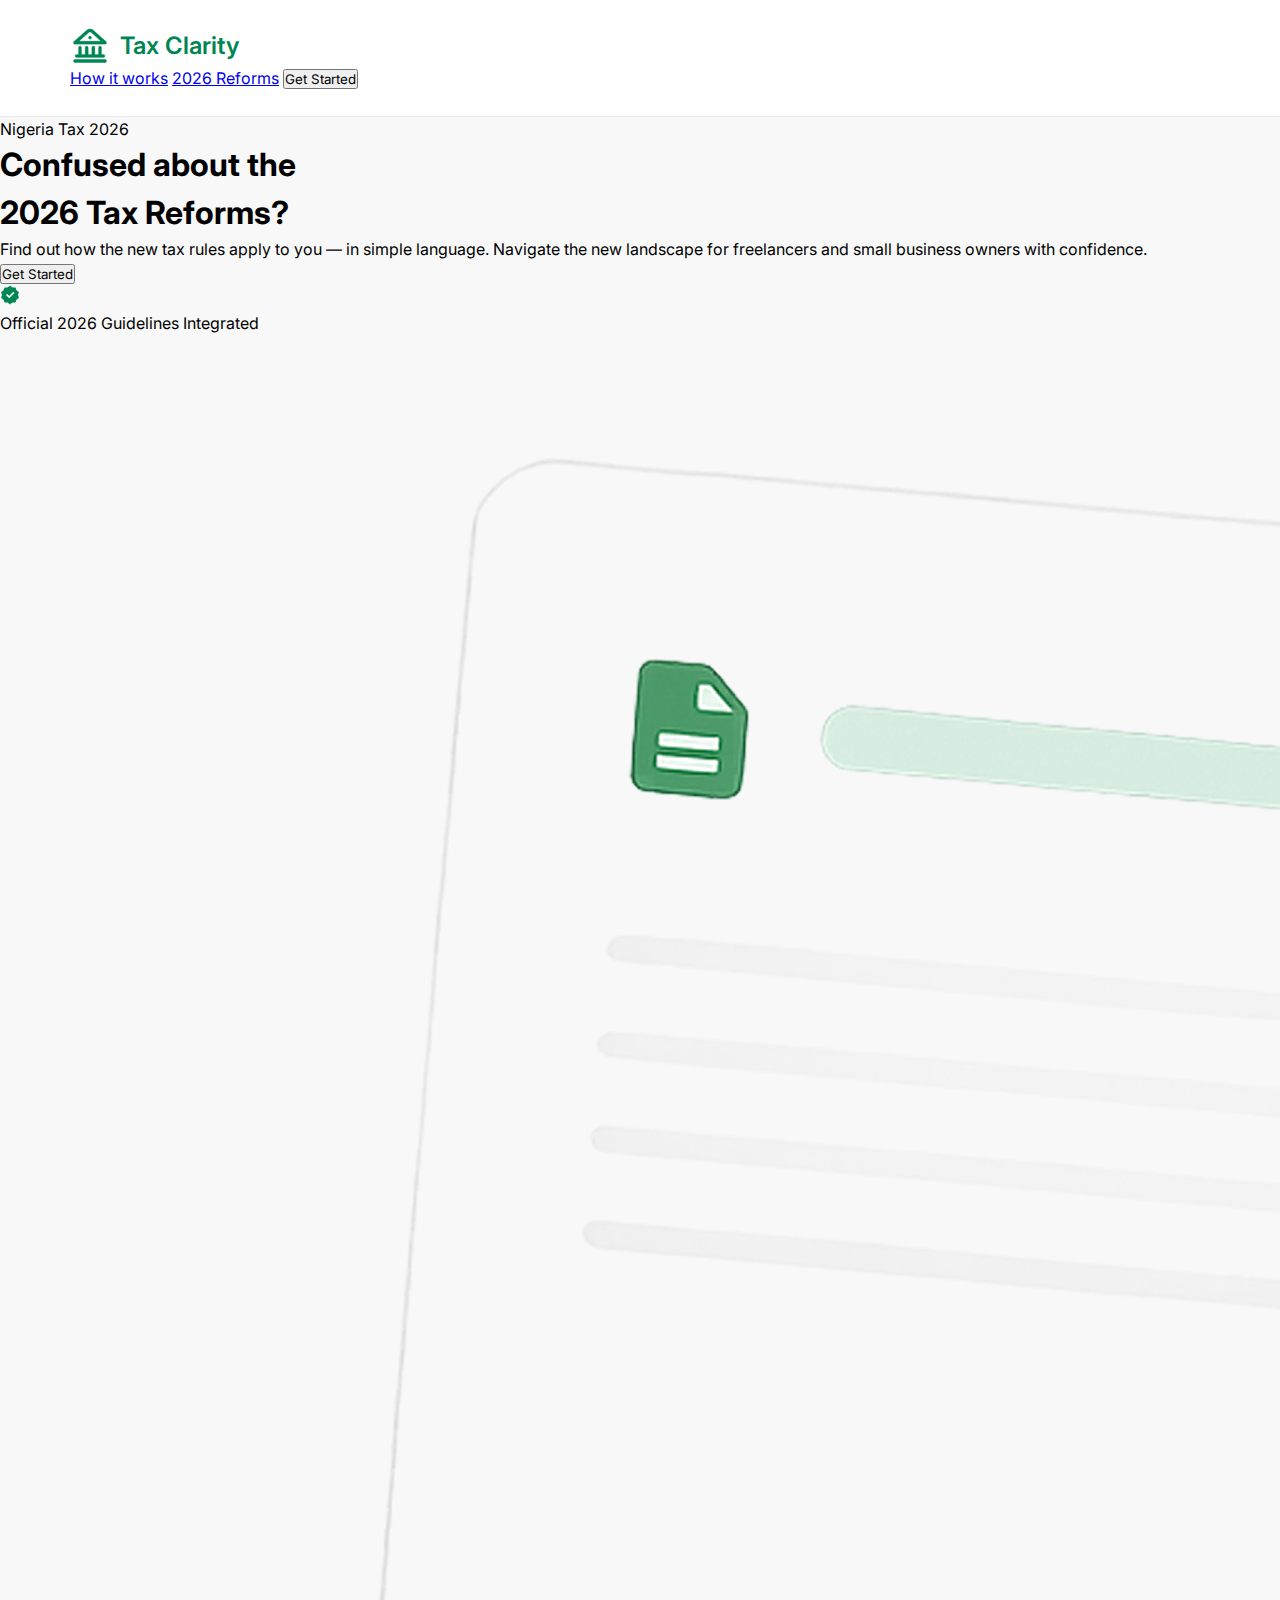
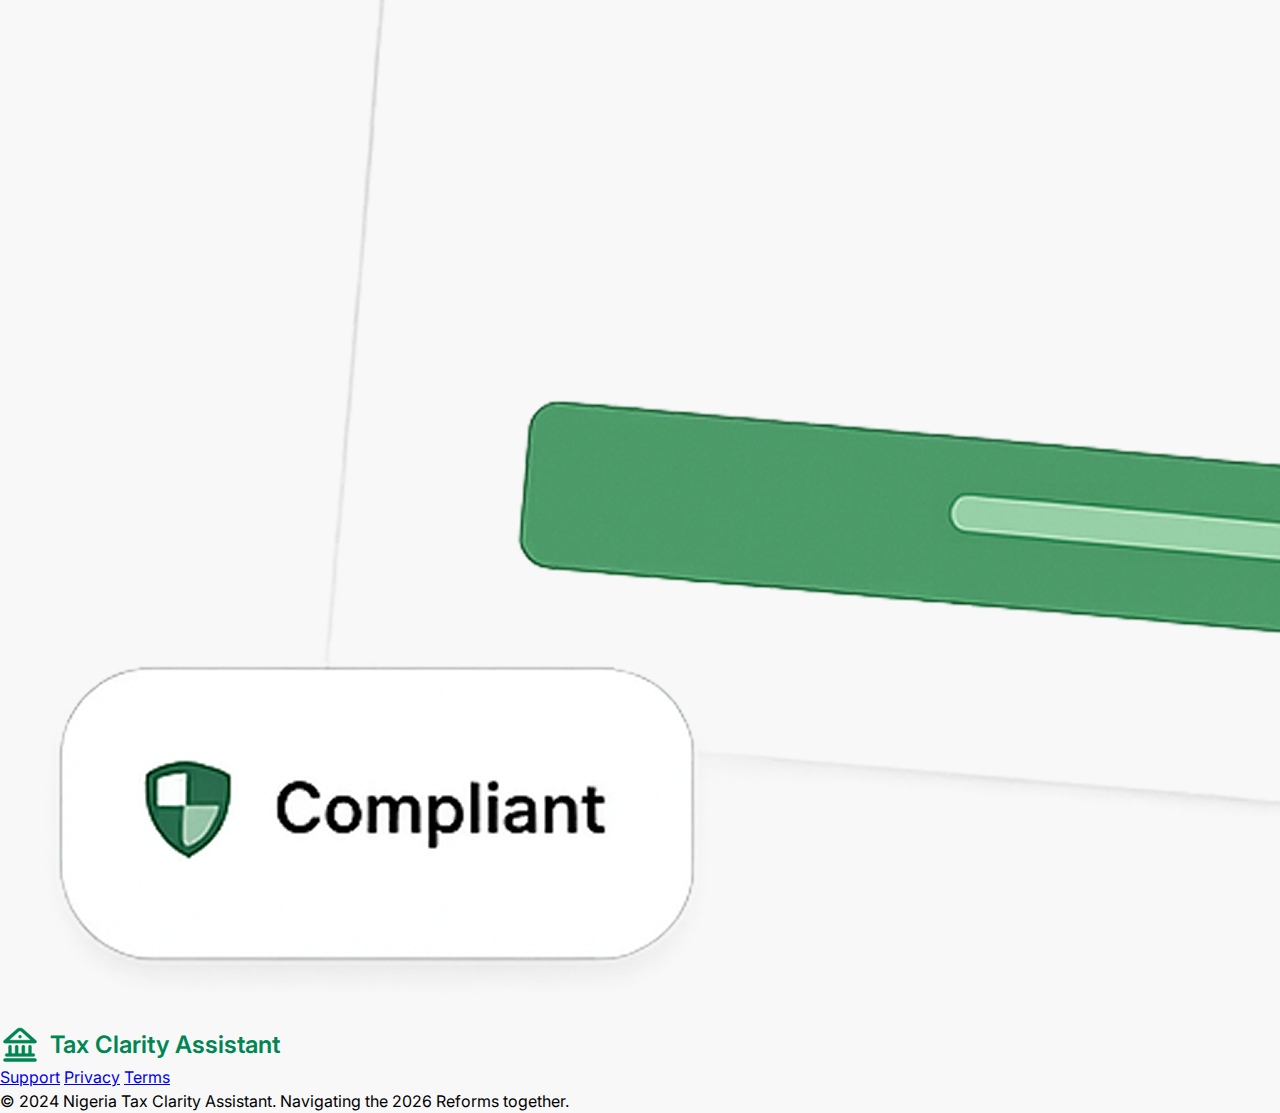
<file: index.html>
<!doctype html>
<html lang="en">
  <head>
    <link rel="preconnect" href="https://fonts.googleapis.com" />
    <link rel="preconnect" href="https://fonts.gstatic.com" crossorigin />
    <meta charset="UTF-8" />
    <meta name="viewport" content="width=device-width, initial-scale=1.0" />
    <title>Tax Clarity | Step 3</title>
    <link
      href="https://fonts.googleapis.com/css2?family=Bitter:ital,wght@0,100..900;1,100..900&family=Crimson+Text:ital,wght@0,400;0,600;0,700;1,400;1,600;1,700&family=Inter:ital,opsz,wght@0,14..32,100..900;1,14..32,100..900&display=swap"
      rel="stylesheet"
    />
    <link
      rel="apple-touch-icon"
      sizes="180x180"
      href="./favicon_io/apple-touch-icon.png"
    />
    <link
      rel="icon"
      type="image/png"
      sizes="32x32"
      href="./favicon_io/favicon-32x32.png"
    />
    <link
      rel="icon"
      type="image/png"
      sizes="16x16"
      href="./favicon_io/favicon-16x16.png"
    />
    <link rel="manifest" href="./favicon_io/site.webmanifest" />
    <!-- CSS file -->
    <link rel="stylesheet" href="css/base.css" />
    <link rel="stylesheet" href="css/components.css" />
    <link rel="stylesheet" href="css/layout.css" />
  </head>

  <body id="landing-page-body">
    <!-- Header -->
    <header class="header">
      <div class="head-wrapper">
        <div class="logo">
          <img src="./assets/logo.png" alt="logo" />
          <p>Tax Clarity</p>
        </div>

        <div class="left-links">
          <a href="#">How it works</a>
          <a href="#">2026 Reforms</a>
          <button class="get-started">Get Started</button>
        </div>
      </div>
    </header>

    <main class="hero-section">
      <div class="first-hero-container">
        <span class="badge">
          <span class="circle-dot"></span>
          <p>Nigeria Tax 2026</p>
        </span>

        <h1>
          Confused about the <br />
          2026 Tax Reforms?
        </h1>

        <p class="hero-text">
          Find out how the new tax rules apply to you — in simple language.
          Navigate the new landscape for freelancers and small business owners
          with confidence.
        </p>

        <div class="cta-section">
          <button class="get-started cta">Get Started</button>
          <div class="trust-writeup">
            <img
              src="./assets/design-check.png"
              width="20px"
              height="'20px"
              alt="check icon"
            />
            <p>Official 2026 Guidelines Integrated</p>
          </div>
        </div>
      </div>

      <div class="image-section">
        <div>
          <img src="./assets/hero-image.png" alt="hero image" />
        </div>
      </div>
    </main>

    <footer class="landing-page-footer">
        <div class="landing-page-footer-flex">
            <div class="logo footer-logo">
                <img src="./assets/logo.png" alt="logo" />
                <p>Tax Clarity Assistant</p>
            </div>

            <div class="footer-links">
                <a href="#">Support</a>
                <a href="#">Privacy</a>
                <a href="#">Terms</a>
            </div>


            <div>
                <p>© 2024 Nigeria Tax Clarity Assistant. Navigating the 2026 Reforms together.</p>
            </div>
        </div>
    </footer>
    <script src="./js/app.js"></script>
  </body>
</html>
</file>
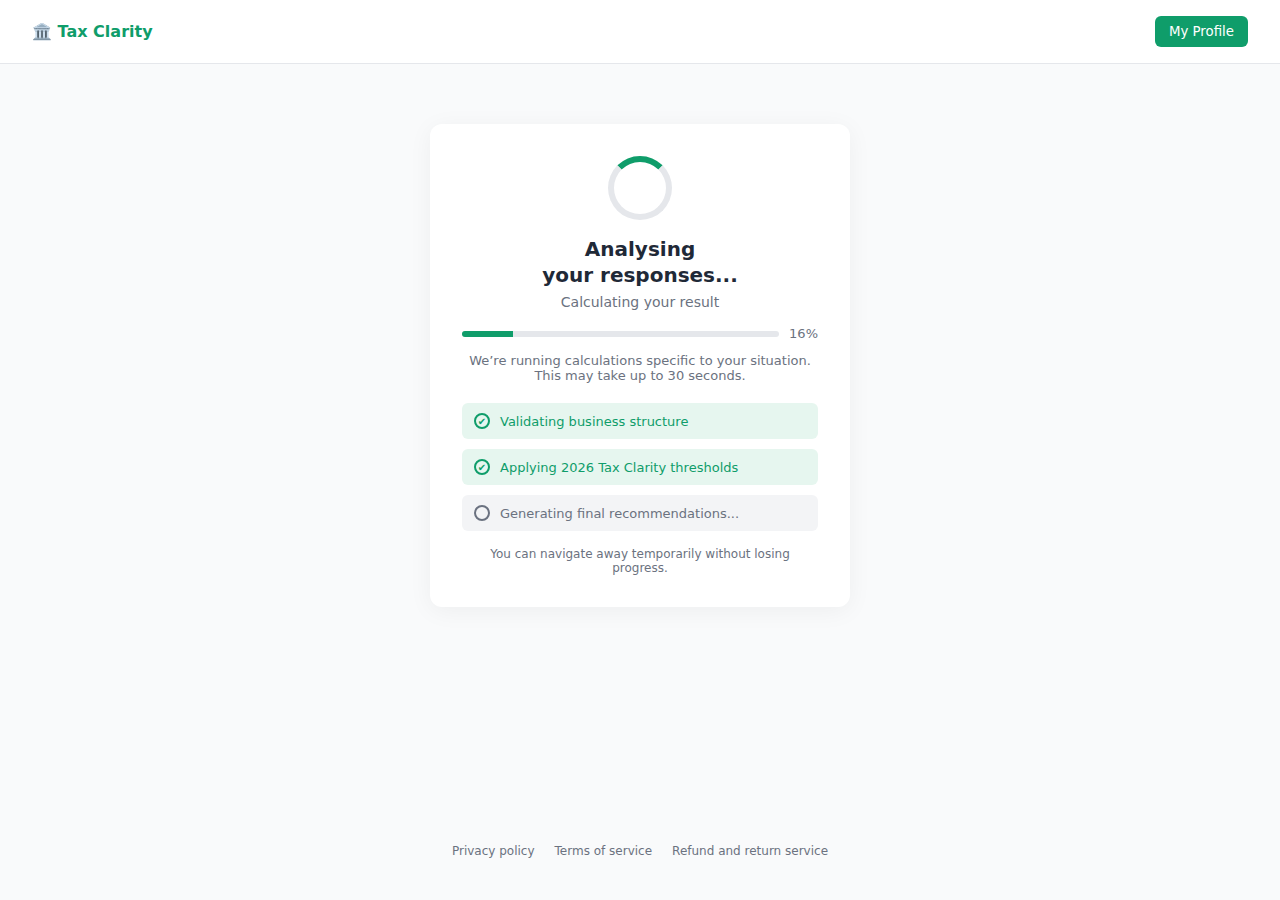
<file: Index2.html>
<!DOCTYPE html>
<html lang="en">
<head>
  <meta charset="UTF-8" />
  <meta name="viewport" content="width=device-width, initial-scale=1.0" />
  <title>Analyzing your responses</title>

  <!-- Styles -->
  <link rel="stylesheet" href="css/index.css" />
  <link rel="stylesheet" href="css/index2.css" />
  <link rel="stylesheet" href="css/index3.css" />
</head>

<body>

  <!-- =========================
       Header
  ========================= -->
  <header class="header">
    <div class="logo">
      🏛️ <span>Tax Clarity</span>
    </div>
    <button class="profile-btn">My Profile</button>
  </header>

  <!-- =========================
       Main Content
  ========================= -->
  <main>
    <section class="card" aria-live="polite">

      <!-- Loader -->
      <div class="spinner" aria-hidden="true"></div>

      <!-- Title -->
      <h2>
        Analysing<br />
        your responses...
      </h2>

      <p class="subtitle">Calculating your result</p>

      <!-- Progress -->
      <div class="progress-wrapper">
        <div class="progress-bar">
          <div class="progress"></div>
        </div>
        <span class="progress-text">60%</span>
      </div>

      <!-- Description -->
      <p class="note">
        We’re running calculations specific to your situation.
        This may take up to 30 seconds.
      </p>

      <!-- Checklist -->
      <div class="steps">
        <div class="step done">
          <span class="icon">✔</span>
          <span>Validating business structure</span>
        </div>

        <div class="step done">
          <span class="icon">✔</span>
          <span>Applying 2026 Tax Clarity thresholds</span>
        </div>

        <div class="step pending">
          <span class="icon"></span>
          <span>Generating final recommendations...</span>
        </div>
      </div>

      <!-- Helper -->
      <p class="small-note">
        You can navigate away temporarily without losing progress.
      </p>

    </section>
  </main>

  <!-- =========================
       Footer
  ========================= -->
  <footer class="footer">
    <a href="#">Privacy policy</a>
    <a href="#">Terms of service</a>
    <a href="#">Refund and return service</a>
  </footer>

  <!-- JavaScript -->
  <script src="app2.js"></script>

</body>
</html>
</file>
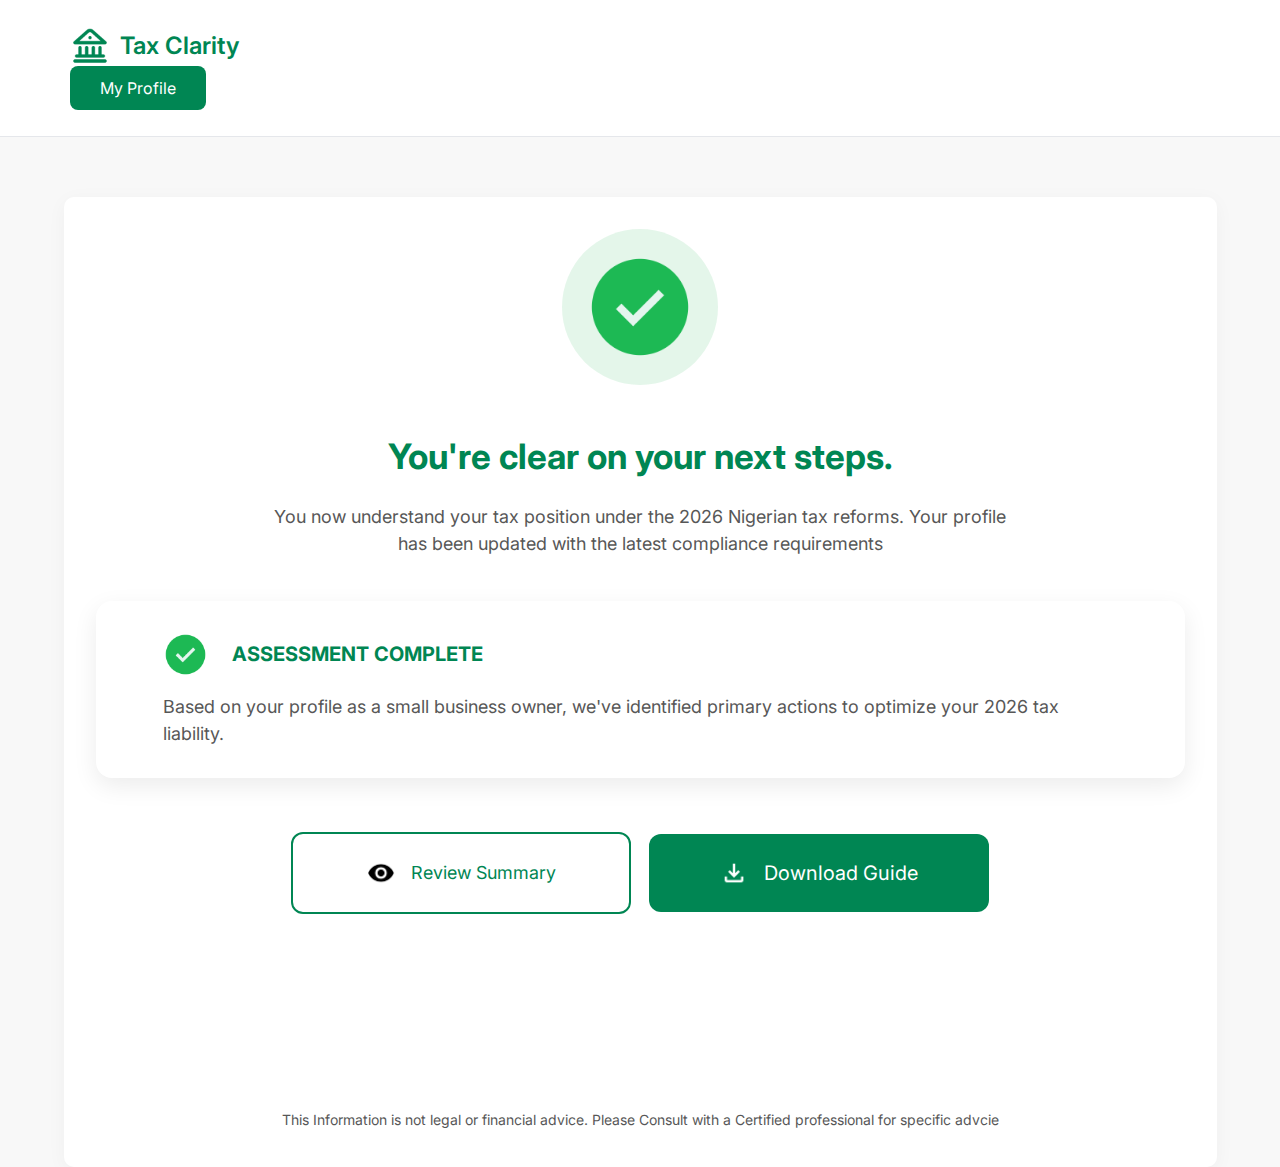
<file: result.html>
<!doctype html>
<html lang="en">
  <head>
    <link rel="preconnect" href="https://fonts.googleapis.com" />
    <link rel="preconnect" href="https://fonts.gstatic.com" crossorigin />
    <meta charset="UTF-8" />
    <meta name="viewport" content="width=device-width, initial-scale=1.0" />
    <title>Tax Clarity | Analyzing your responses</title>
    <link
      href="https://fonts.googleapis.com/css2?family=Bitter:ital,wght@0,100..900;1,100..900&family=Crimson+Text:ital,wght@0,400;0,600;0,700;1,400;1,600;1,700&family=Inter:ital,opsz,wght@0,14..32,100..900;1,14..32,100..900&display=swap"
      rel="stylesheet"
    />
    <link
      rel="apple-touch-icon"
      sizes="180x180"
      href="./favicon_io/apple-touch-icon.png"
    />
    <link
      rel="icon"
      type="image/png"
      sizes="32x32"
      href="./favicon_io/favicon-32x32.png"
    />
    <link
      rel="icon"
      type="image/png"
      sizes="16x16"
      href="./favicon_io/favicon-16x16.png"
    />
    <link rel="manifest" href="./favicon_io/site.webmanifest" />
    <!-- Styles -->
    <link rel="stylesheet" href="css/base.css" />
    <link rel="stylesheet" href="css/components.css" />
    <link rel="stylesheet" href="css/result.css" />
  </head>

  <body>
    <header class="header">
    <div class="head-wrapper">
      <div class="logo">
        <img src="./assets/logo.png" alt="logo" />
        <p>Tax Clarity</p>
      </div>

      <button class="profile-btn">My Profile</button>
      </div>
    </header>

    <main class="container">
      <span class="success-icon-wrapper">
        <img
          src="./assets/light-check.png"
          height="110px"
          width="110px"
          alt="light success icon"
        />
      </span>

      <section class="info">
          <h2>You're clear on your next steps.</h2>
          
          <p>
              You now understand your tax position under the 2026 Nigerian tax
              reforms. Your profile has been updated with the latest compliance
              requirements
            </p>
        </section>

      <section class="assessment">
        <div>
          <img
            src="./assets/light-check.png"
            width="45px"
            height="45px"
            alt="light success icon"
          />
          <h4>Assessment Complete</h4>
        </div>
        <p>
          Based on your profile as a small business owner, we've identified
          primary actions to optimize your 2026 tax liability.
        </p>
      </section>

      <section class="action-buttons">
        <button>
          <img src="./assets/eye.png" alt="share icon" />
          <p>Review Summary</p>
        </button>
        <button>
          <img src="./assets/download.png" alt="share icon" />
          <p>Download Guide</p>
        </button>
      </section>

      <section class="meta-info">
        <p>This Information is not legal or financial advice. Please Consult with a Certified professional for specific advcie</p>
      </section>
    </main>

  </body>
</html>
</file>
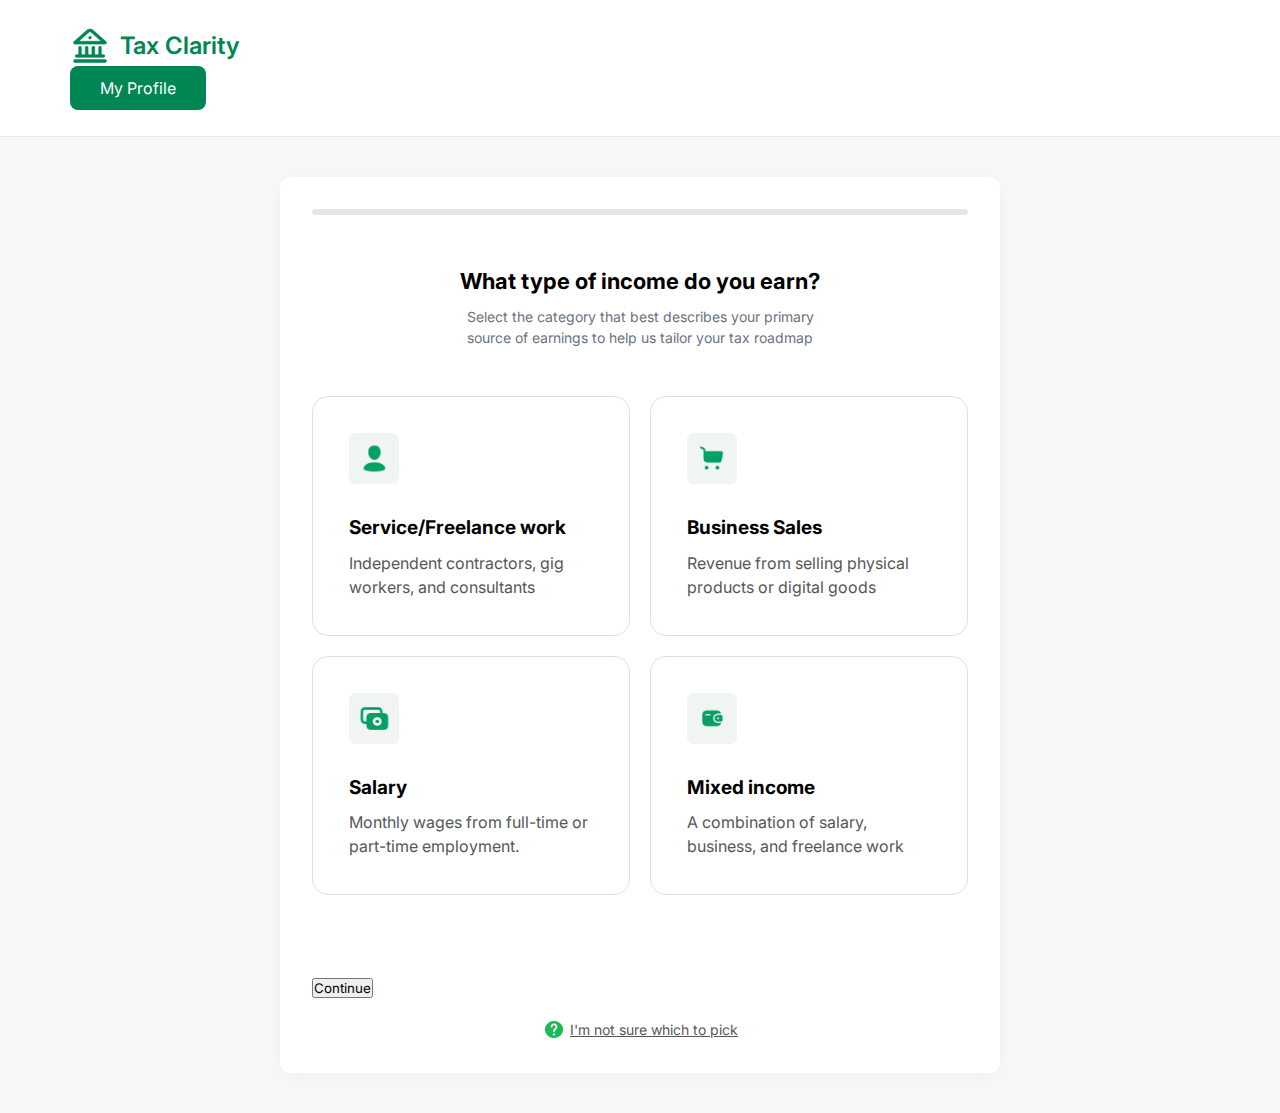
<file: step1.html>
<!DOCTYPE html>
<html lang="en">
  <head>
    <link rel="preconnect" href="https://fonts.googleapis.com" />
    <link rel="preconnect" href="https://fonts.gstatic.com" crossorigin />
    <meta charset="UTF-8" />
    <meta name="viewport" content="width=device-width, initial-scale=1.0" />
    <title>Tax Clarity | Step 2</title>
    <link
      href="https://fonts.googleapis.com/css2?family=Bitter:ital,wght@0,100..900;1,100..900&family=Crimson+Text:ital,wght@0,400;0,600;0,700;1,400;1,600;1,700&family=Inter:ital,opsz,wght@0,14..32,100..900;1,14..32,100..900&display=swap"
      rel="stylesheet"
    />
    <link
      rel="apple-touch-icon"
      sizes="180x180"
      href="./favicon_io/apple-touch-icon.png"
    />
    <link
      rel="icon"
      type="image/png"
      sizes="32x32"
      href="./favicon_io/favicon-32x32.png"
    />
    <link
      rel="icon"
      type="image/png"
      sizes="16x16"
      href="./favicon_io/favicon-16x16.png"
    />
    <link rel="manifest" href="./favicon_io/site.webmanifest" />
    <link rel="stylesheet" href="css/base.css" />
    <link rel="stylesheet" href="css/components.css" />
    <link rel="stylesheet" href="css/layout.css" />
  </head>
  <body>
    <header class="header">
                <div class="head-wrapper">
      <div class="logo">
        <img src="./assets/logo.png" alt="logo" />
        <p>Tax Clarity</p>
      </div>

      <button class="profile-btn">My Profile</button>
      </div>
    </header>

    <main class="container">
      <section class="progress-bar">
        <div class="step-desc">
          <p>Step 1 of 3</p>
          <p>30%</p>
        </div>

        <div class="progress-container">
          <div class="progress-1"></div>
        </div>

        <p class="step-type">Income Type Selection</p>
      </section>

      <section class="question-centered">
        <h2>What type of income do you earn?</h2>
        <p class="subtitle">
          Select the category that best describes your primary
          <br />
          source of earnings to help us tailor your tax roadmap
        </p>
      </section>

      <section class="cards-section">
        <div class="card-wrapper">
          <div class="cards" data-value="service">
            <img src="./assets/Frame 427319296 (3).png" alt="user icon" />
            <h2>Service/Freelance work</h2>
            <p>Independent contractors, gig workers, and consultants</p>
          </div>
          <div class="cards" data-value="business">
            <img src="./assets/Frame 427319296.png" alt="cart icon" />
            <h2>Business Sales</h2>
            <p>Revenue from selling physical products or digital goods</p>
          </div>
        </div>

        <div class="card-wrapper last-cards-section">
          <div class="cards" data-value="salary">
            <img src="./assets/Frame 427319296 (1).png" alt="money icon" />
            <h2>Salary</h2>
            <p>Monthly wages from full-time or part-time employment.</p>
          </div>
          <div class="cards" data-value="mixed">
            <img src="./assets/Frame 427319296 (2).png" alt="wallet icon" />
            <h2>Mixed income</h2>
            <p>A combination of salary, business, and freelance work</p>
          </div>
        </div>
      </section>

      <section class="last-section">
        <button class="continue-btn" id="step-one">Continue</button>
        <div class="help">
          <img src="./assets/question_mark.png" alt="question mark icon" />
          <a href="#">I'm not sure which to pick</a>
        </div>
      </section>
    </main>
    <script src="./js/app.js"></script>
  </body>
</html>
</file>
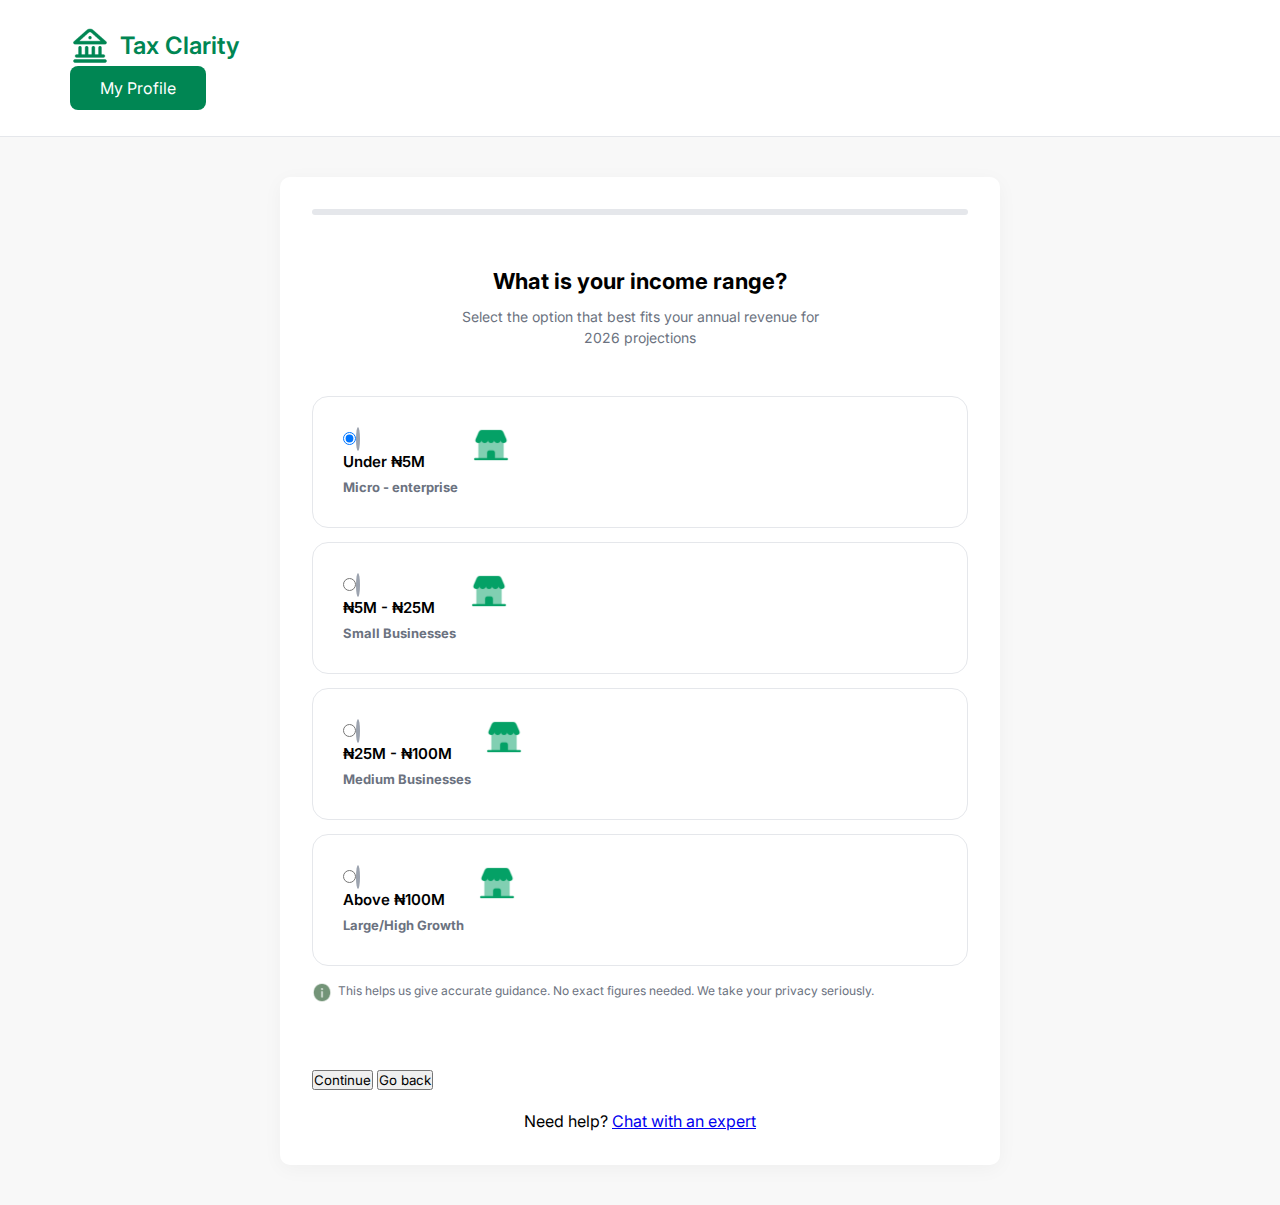
<file: step2.html>
<!DOCTYPE html>
<html lang="en">
  <head>
    <link rel="preconnect" href="https://fonts.googleapis.com" />
    <link rel="preconnect" href="https://fonts.gstatic.com" crossorigin />
    <meta charset="UTF-8" />
    <meta name="viewport" content="width=device-width, initial-scale=1.0" />
    <title>Tax Clarity | Step 2</title>
    <link
      href="https://fonts.googleapis.com/css2?family=Bitter:ital,wght@0,100..900;1,100..900&family=Crimson+Text:ital,wght@0,400;0,600;0,700;1,400;1,600;1,700&family=Inter:ital,opsz,wght@0,14..32,100..900;1,14..32,100..900&display=swap"
      rel="stylesheet"
    />
    <link
      rel="apple-touch-icon"
      sizes="180x180"
      href="./favicon_io/apple-touch-icon.png"
    />
    <link
      rel="icon"
      type="image/png"
      sizes="32x32"
      href="./favicon_io/favicon-32x32.png"
    />
    <link
      rel="icon"
      type="image/png"
      sizes="16x16"
      href="./favicon_io/favicon-16x16.png"
    />
    <link rel="manifest" href="./favicon_io/site.webmanifest" />
    <!-- CSS file -->
    <link rel="stylesheet" href="css/base.css" />
    <link rel="stylesheet" href="css/components.css" />
    <link rel="stylesheet" href="css/layout.css" />
  </head>

  <body>
    <!-- Header -->
    <header class="header">
                <div class="head-wrapper">
      <div class="logo">
        <img src="./assets/logo.png" alt="logo" />
        <p>Tax Clarity</p>
      </div>

      <button class="profile-btn">My Profile</button>
      </div>
    </header>

    <!-- Main Content -->
    <main class="container">
      <!-- Step info -->
      <section class="progress-bar">
        <div class="step-desc">
          <p>Step 2 0f 3</p>
          <p>60%</p>
        </div>

        <div class="progress-container">
          <div class="progress-2"></div>
        </div>

        <p class="step-type">Income Type Selection.</p>
      </section>

      <!-- Title -->
      <section class="question-centered">
        <h2>What is your income range?</h2>
        <p class="subtitle">
          Select the option that best fits your annual revenue for <br />
          2026 projections
        </p>
      </section>

      <section class="select-options">
        <!-- Option 1 -->

        <label class="option">
          <div class="flex-options">
            <input type="radio" name="revenue" value="under-5m" checked />
            <span class="radio"></span>
            <div class="option-content">
              <div class="option-title">Under ₦5M</div>
              <div class="option-desc">Micro - enterprise</div>
            </div>
          </div>
          <img
            src="./assets/house-icon.png"
            width="38px"
            height="35px"
            alt=""
          />
        </label>

        <!-- Option 2 -->
        <label class="option">
          <div class="flex-options">
            <input type="radio" name="revenue" value="5m-25m" />
            <span class="radio"></span>
            <div class="option-content">
              <div class="option-title">₦5M - ₦25M</div>
              <div class="option-desc">Small Businesses</div>
            </div>
          </div>
          <img
            src="./assets/house-icon.png"
            width="38px"
            height="35px"
            alt=""
          />
        </label>

        <!-- Option 3 -->
        <label class="option">
          <div class="flex-options">
            <input type="radio" name="revenue" value="25m-100m" />
            <span class="radio"></span>
            <div class="option-content">
              <div class="option-title">₦25M - ₦100M</div>
              <div class="option-desc">Medium Businesses</div>
            </div>
          </div>
          <img
            src="./assets/house-icon.png"
            width="38px"
            height="35px"
            alt=""
          />
        </label>

        <!-- Option 4 -->
        <label class="option">
          <div class="flex-options">
            <input type="radio" name="revenue" value="above-100m" />
            <span class="radio"></span>
            <div class="option-content">
              <div class="option-title">Above ₦100M</div>
              <div class="option-desc">Large/High Growth</div>
            </div>
          </div>
          <img
            src="./assets/house-icon.png"
            width="38px"
            height="35px"
            alt=""
          />
        </label>
      </section>

      <!-- Helper text -->
      <div class="helper">
        <img src="./assets/green-info.png" alt="info icon" />
        <p>
          This helps us give accurate guidance. No exact figures needed. We take
          your privacy seriously.
        </p>
      </div>

      <div class="action-btns">
        <button class="continue-btn" id="step-two">Continue</button>
        <button class="back-btn">Go back</button>
      </div>
      <div class="help">
        <span>Need help?</span>
        <a class="chat-help" href="#">Chat with an expert</a>
      </div>
    </main>

    <!-- JavaScript file -->
    <script src="./js/app.js"></script>
  </body>
</html>
</file>
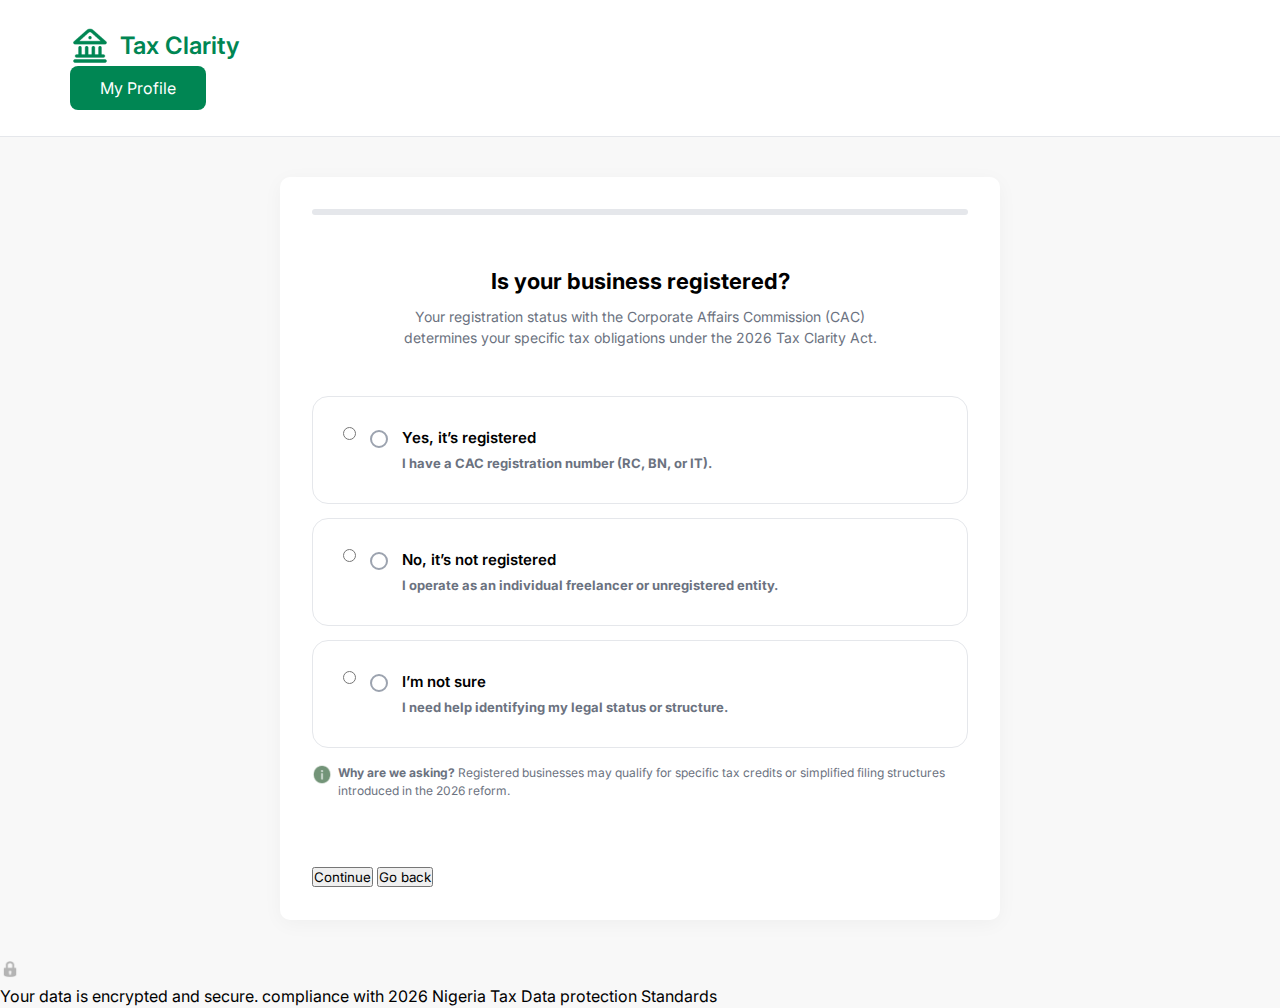
<file: step3.html>
<!DOCTYPE html>
<html lang="en">
  <head>
    <link rel="preconnect" href="https://fonts.googleapis.com" />
    <link rel="preconnect" href="https://fonts.gstatic.com" crossorigin />
    <meta charset="UTF-8" />
    <meta name="viewport" content="width=device-width, initial-scale=1.0" />
    <title>Tax Clarity | Step 3</title>
    <link
      href="https://fonts.googleapis.com/css2?family=Bitter:ital,wght@0,100..900;1,100..900&family=Crimson+Text:ital,wght@0,400;0,600;0,700;1,400;1,600;1,700&family=Inter:ital,opsz,wght@0,14..32,100..900;1,14..32,100..900&display=swap"
      rel="stylesheet"
    />
    <link
      rel="apple-touch-icon"
      sizes="180x180"
      href="./favicon_io/apple-touch-icon.png"
    />
    <link
      rel="icon"
      type="image/png"
      sizes="32x32"
      href="./favicon_io/favicon-32x32.png"
    />
    <link
      rel="icon"
      type="image/png"
      sizes="16x16"
      href="./favicon_io/favicon-16x16.png"
    />
    <link rel="manifest" href="./favicon_io/site.webmanifest" />
    <!-- CSS file -->
    <link rel="stylesheet" href="css/base.css" />
    <link rel="stylesheet" href="css/components.css" />
    <link rel="stylesheet" href="css/layout.css" />
  </head>

  <body>
    <!-- Header -->
    <header class="header">
              <div class="head-wrapper">
      <div class="logo">
        <img src="./assets/logo.png" alt="logo" />
        <p>Tax Clarity</p>
      </div>

      <button class="profile-btn">My Profile</button>
        </div>
    </header>

    <!-- Main Content -->
    <main class="container">
      <!-- Step info -->
      <section class="progress-bar">
        <div class="step-desc">
          <p>Step 3 of 3</p>
          <p>90%</p>
        </div>

        <div class="progress-container">
          <div class="progress-3"></div>
        </div>

        <p class="step-type">Almost there!, Your registration status is key.</p>
      </section>

      <!-- Title -->
      <section class="question-centered">
        <h2>Is your business registered?</h2>
        <p class="subtitle">
          Your registration status with the Corporate Affairs Commission (CAC)
          <br />
          determines your specific tax obligations under the 2026 Tax Clarity
          Act.
        </p>
      </section>

      <section class="select-options">
                  <!-- <div class="flex-options"> -->

        <!-- Options -->
        <label class="option left">
          <input type="radio" name="registered-confirm" value="registered" />
          <span class="radio"></span>
          <div class="option-content">
            <div class="option-title">Yes, it’s registered</div>
            <div class="option-desc">
              I have a CAC registration number (RC, BN, or IT).
            </div>
          </div>
          <!-- </div> -->
        </label>

        <label class="option left">
          <input type="radio" name="registered-confirm" value="not-registered" />
          <span class="radio"></span>
          <div class="option-content">
            <div class="option-title">No, it’s not registered</div>
            <div class="option-desc">
              I operate as an individual freelancer or unregistered entity.
            </div>
          </div>
        </label>

        <label class="option left">
          <input type="radio" name="registered-confirm" value="unsure" />
          <span class="radio"></span>
          <div class="option-content">
            <div class="option-title">I’m not sure</div>
            <div class="option-desc">
              I need help identifying my legal status or structure.
            </div>
          </div>
        </label>
      </section>

      <!-- Helper text -->
      <section class="helper">
        <img src="./assets/green-info.png" alt="info icon" />
        <p>
          <b>Why are we asking?</b> Registered businesses may qualify for
          specific tax credits or simplified filing structures introduced in the
          2026 reform.
        </p>
      </section>

      <section class="action-btns">
        <button class="continue-btn" id="step-three">Continue</button>
        <button class="back-btn">Go back</button>
      </section>

    </main>
    
    <footer class="step-3-footer">
      <img src="./assets/lock.png" width="20px" height="18px" alt="lock icon">
      <p class="footer-info">Your data is encrypted and secure. compliance with 2026 Nigeria Tax Data protection Standards</p>
    </footer>
    <!-- JavaScript file -->
    <script src="./js/app.js"></script>
  </body>
</html>
</file>
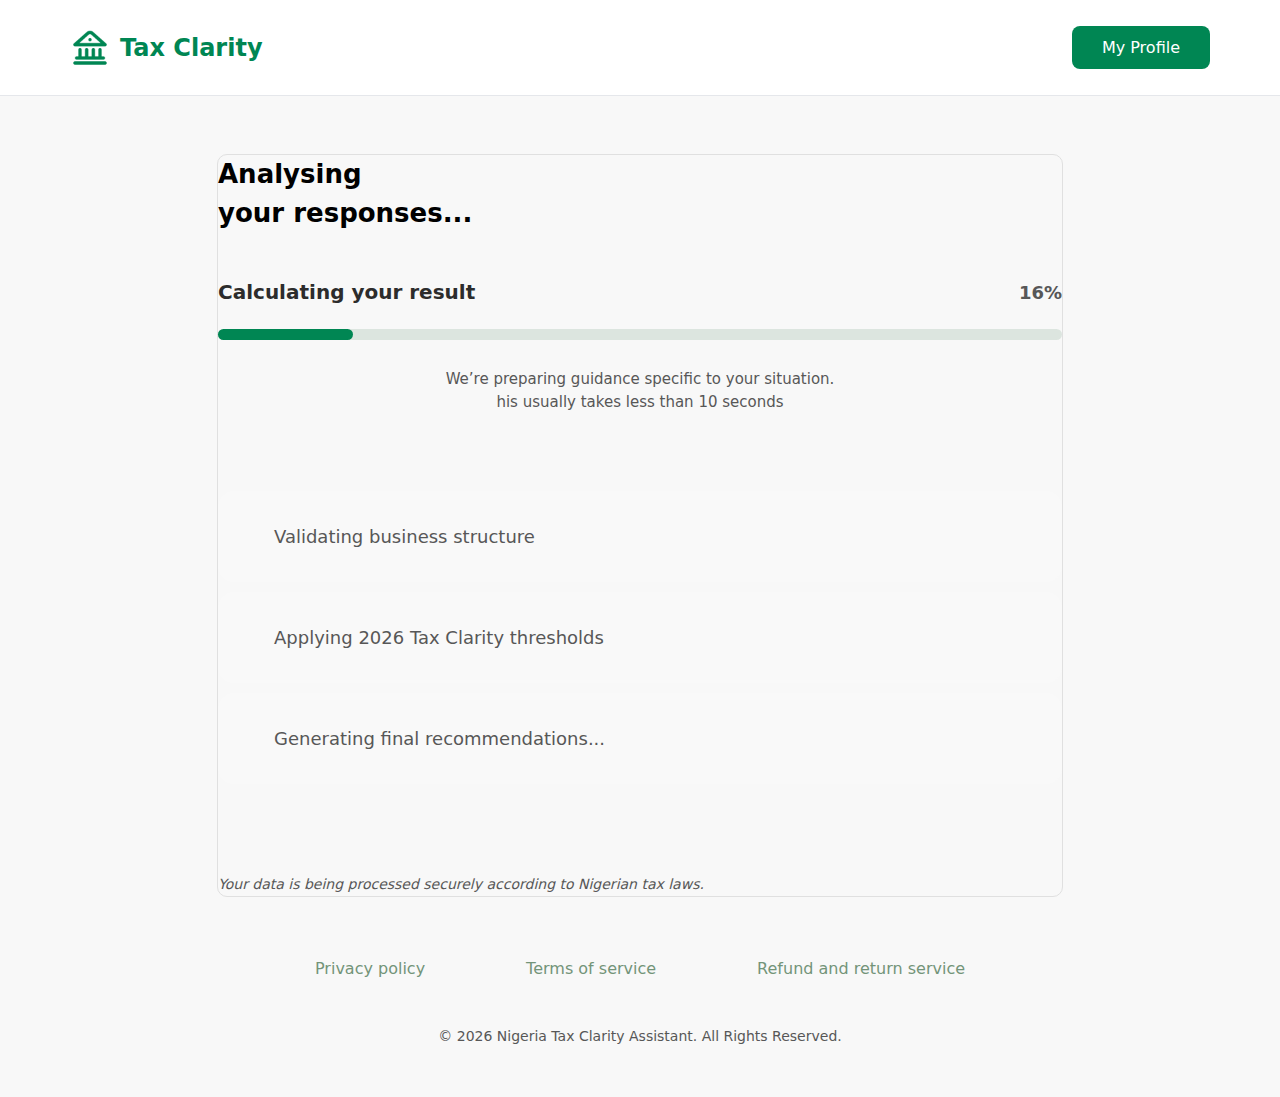
<file: step4.html>
<!doctype html>
<html lang="en">
  <head>
    <meta charset="UTF-8" />
    <meta name="viewport" content="width=device-width, initial-scale=1.0" />
    <title>Analyzing your responses</title>

    <!-- Styles -->
    <link rel="stylesheet" href="css/base.css" />
    <link rel="stylesheet" href="css/step4.css" />
    <link rel="stylesheet" href="css/layout.css" />
  </head>

  <body>
    <!-- =========================
       Header
  ========================= -->
    <header class="header">
      <div class="logo">
        <img class="logo" src="./assets/logo.png" alt="logo" />
        <p>Tax Clarity</p>
      </div>

      <button class="profile-btn">My Profile</button>
    </header>

    <!-- =========================
       Main Content
  ========================= -->
    <main class="container">
      <section class="analysis-card" aria-live="polite">
        <!-- Loader -->
        <div class="spinner" aria-hidden="true"></div>

        <!-- Title -->
        <h2>
          Analysing<br />
          your responses...
        </h2>


        <section>
          <div class="flex-result">
            <p class="subtitle">Calculating your result</p>
            <span class="progress-text">60%</span>
          </div>
          
          <!-- Progress -->
          <div class="progress-wrapper">
            <div class="progress-container">
              <div class="progress-green"></div>
            </div>
          </div>
          
          <!-- Description -->
          <p class="note">
            We’re preparing guidance specific to your situation. <br>
            his usually takes less than 10 seconds
          </p>
        </section>

        <!-- Checklist -->
        <section class="steps">
          <div class="step pending ">
            <div class="small-spinner" aria-hidden="true"></div>
            <img
              src="./assets/check-circle.png"
              height="30px"
              width="30px"
              class="success-icon hide"
              alt="check icon"
            />
            <span>Validating business structure</span>
          </div>

          <div class="step pending ">
            <div class="small-spinner" aria-hidden="true"></div>
            <img
              src="./assets/check-circle.png"
              height="30px"
              width="30px"
              class="success-icon hide"
              alt="check icon"
            />
            <span>Applying 2026 Tax Clarity thresholds</span>
          </div>

          <div class="step pending ">
            <div class="small-spinner" aria-hidden="true"></div>
            <img
              src="./assets/check-circle.png"
              height="30px"
              width="30px"
              class="success-icon hide"
              alt="check icon"
            />
            <span>Generating final recommendations...</span>
          </div>
        </section>

        <!-- Helper -->
        <i class="small-note">
          Your data is being  processed securely according to Nigerian tax laws.
        </i>
      </section>
    </main>

    <!-- =========================
       Footer
  ========================= -->
    <footer class="footer">
      <div class="footer-links">
        <a href="#">Privacy policy</a>
        <a href="#">Terms of service</a>
        <a href="#">Refund and return service</a>
      </div>
      <p>© 2026 Nigeria Tax Clarity Assistant. All Rights Reserved.</p>
    </footer>

    <!-- JavaScript -->
    <script src="./js/app2.js"></script>
  </body>
</html>
</file>
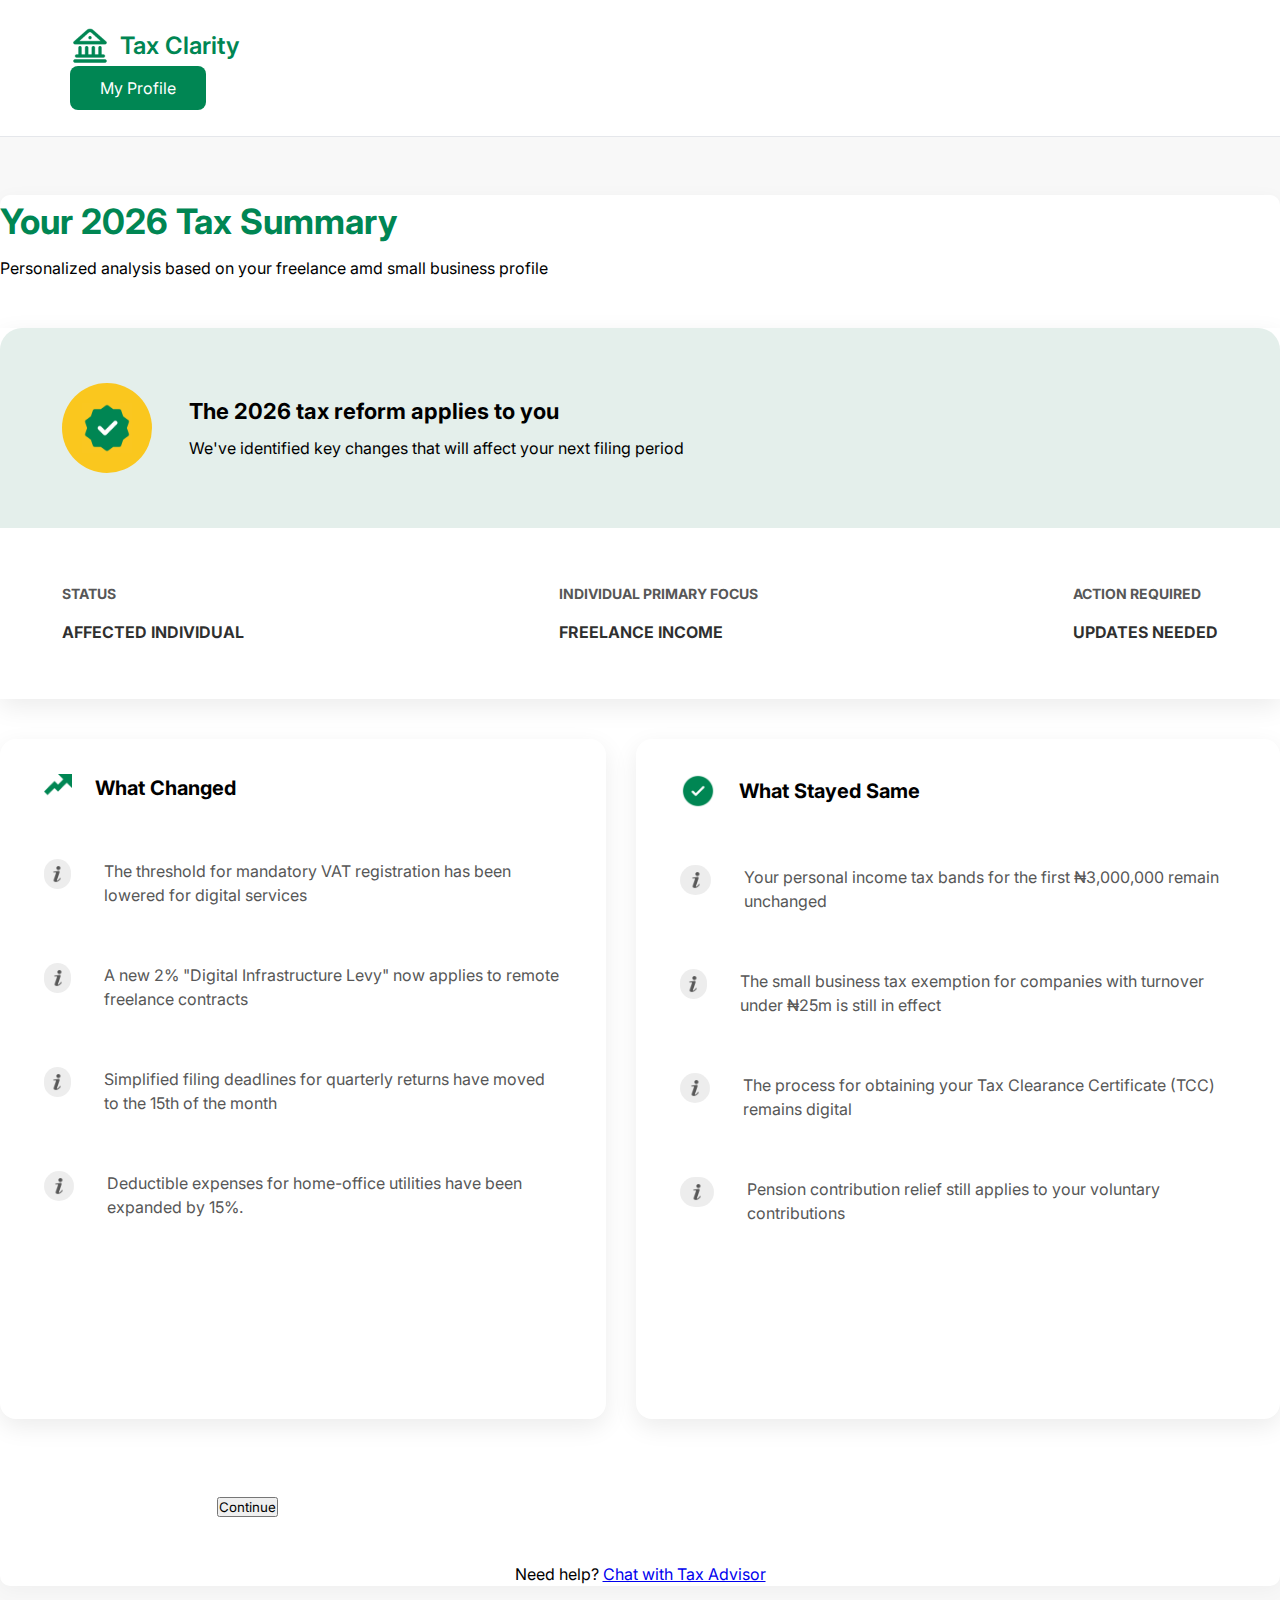
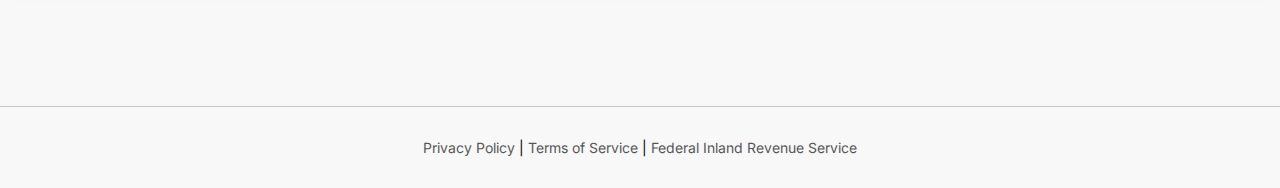
<file: step5.html>
<!DOCTYPE html>
<html lang="en">
  <head>
    <link rel="preconnect" href="https://fonts.googleapis.com" />
    <link rel="preconnect" href="https://fonts.gstatic.com" crossorigin />
    <meta charset="UTF-8" />
    <meta name="viewport" content="width=device-width, initial-scale=1.0" />
    <title>Tax Clarity | Tax Summary </title>
    <link
      href="https://fonts.googleapis.com/css2?family=Bitter:ital,wght@0,100..900;1,100..900&family=Crimson+Text:ital,wght@0,400;0,600;0,700;1,400;1,600;1,700&family=Inter:ital,opsz,wght@0,14..32,100..900;1,14..32,100..900&display=swap"
      rel="stylesheet"
    />
    <link
      rel="apple-touch-icon"
      sizes="180x180"
      href="./favicon_io/apple-touch-icon.png"
    />
    <link
      rel="icon"
      type="image/png"
      sizes="32x32"
      href="./favicon_io/favicon-32x32.png"
    />
    <link
      rel="icon"
      type="image/png"
      sizes="16x16"
      href="./favicon_io/favicon-16x16.png"
    />
    <link rel="manifest" href="./favicon_io/site.webmanifest" />
    <!-- Styles -->
    <link rel="stylesheet" href="css/base.css" />
    <link rel="stylesheet" href="css/components.css" />
    <link rel="stylesheet" href="css/step5.css" />
  </head>

  <body>

    <header class="header">
                <div class="head-wrapper">
      <div class="logo">
        <img src="./assets/logo.png" alt="logo" />
        <p>Tax Clarity</p>
      </div>

      <button class="profile-btn">My Profile</button>
      </div>
    </header>

    <main class="container">
        <h2>Your 2026 Tax Summary</h2>
        <p>Personalized analysis based on your freelance amd small business profile</p>

        <section class="header-card">
                <div class="summary-header">
                    <span class="yellow-bg">
                        <img src="./assets/design-check.png" alt="success logo">
                    </span>
                    <div>
                        <h2>The 2026 tax reform applies to you</h2>
                        <p>We've identified key changes that will affect your next filing period</p>
                    </div>
                </div>
                <div class="more-info">
                    <div>
                        <h4>Status</p>
                        <p>Affected Individual</p>
                    </div>
                    <div>
                        <h4>INDIVIDUAL PRIMARY FOCUS</p>
                        <p>Freelance Income</p>
                    </div>
                    <div>
                        <h4>ACTION REQUIRED</p>
                        <p>Updates Needed</p>
                    </div>
                </div>
        </section>

        <section class="details-section">
            <div class="left-container">
                <div class="heading">
                    <img width="28px" height="28px" src="./assets/arrow-icon.png" alt="arrow icon">
                    <h4>What Changed</h4>
                </div>

                <div>
                    <span class="gray-wrapper">
                        <img src="./assets/gray-info.png" alt="info icon">
                    </span>
                    <p>The threshold for mandatory VAT registration has been lowered for digital services</p>
                </div>
                <div>
                    <span class="gray-wrapper">
                        <img src="./assets/gray-info.png" alt="info icon">
                    </span>
                    <p>A new 2% "Digital Infrastructure Levy" now applies to remote freelance contracts</p>
                </div>
                <div>
                    <span class="gray-wrapper">
                        <img src="./assets/gray-info.png" alt="info icon">
                    </span>
                    <p>Simplified filing deadlines for quarterly returns have moved to the 15th of the month</p>
                </div>
                <div>
                    <span class="gray-wrapper">
                        <img src="./assets/gray-info.png" alt="info icon">
                    </span>
                    <p>Deductible expenses for home-office utilities have been expanded by 15%.</p>
                </div>
            </div>

            <div class="right-container">
                 <div class="heading">
                    <img src="./assets/check-circle.png" width="36px" height="36px" alt="check circle">
                    <h4>What Stayed Same</h4>
                </div>

                <div>
                    <span class="gray-wrapper">
                        <img src="./assets/gray-info.png" alt="info icon">
                    </span>
                    <p>Your personal income tax bands for the first ₦3,000,000 remain unchanged</p>
                </div>
                <div>
                    <span class="gray-wrapper">
                        <img src="./assets/gray-info.png" alt="info icon">
                    </span>
                    <p>The small business tax exemption for companies with turnover under ₦25m is still in effect</p>
                </div>
                <div>
                    <span class="gray-wrapper">
                        <img src="./assets/gray-info.png" alt="info icon">
                    </span>
                    <p>The process for obtaining your Tax Clearance Certificate (TCC) remains digital</p>
                </div>
                <div>
                    <span class="gray-wrapper">
                        <img src="./assets/gray-info.png" alt="info icon">
                    </span>
                    <p>Pension contribution relief still applies to your voluntary contributions</p>
                </div>
            </div>
        </section>

        <section class="action-section">
            <button class="continue-btn" id="step-five">Continue</button>
            <div class="help">
        <span>Need help?</span>
        <a class="chat-help" href="#">Chat with Tax Advisor</a>
      </div>
        </section>
    </main>

    <footer>
        <a href="#">Privacy Policy</a> |
        <a href="#">Terms of Service</a> |
        <a href="#">Federal Inland Revenue Service</a>
    </footer>

    <script src="./js/app.js"></script>
</body>
</html>
</file>
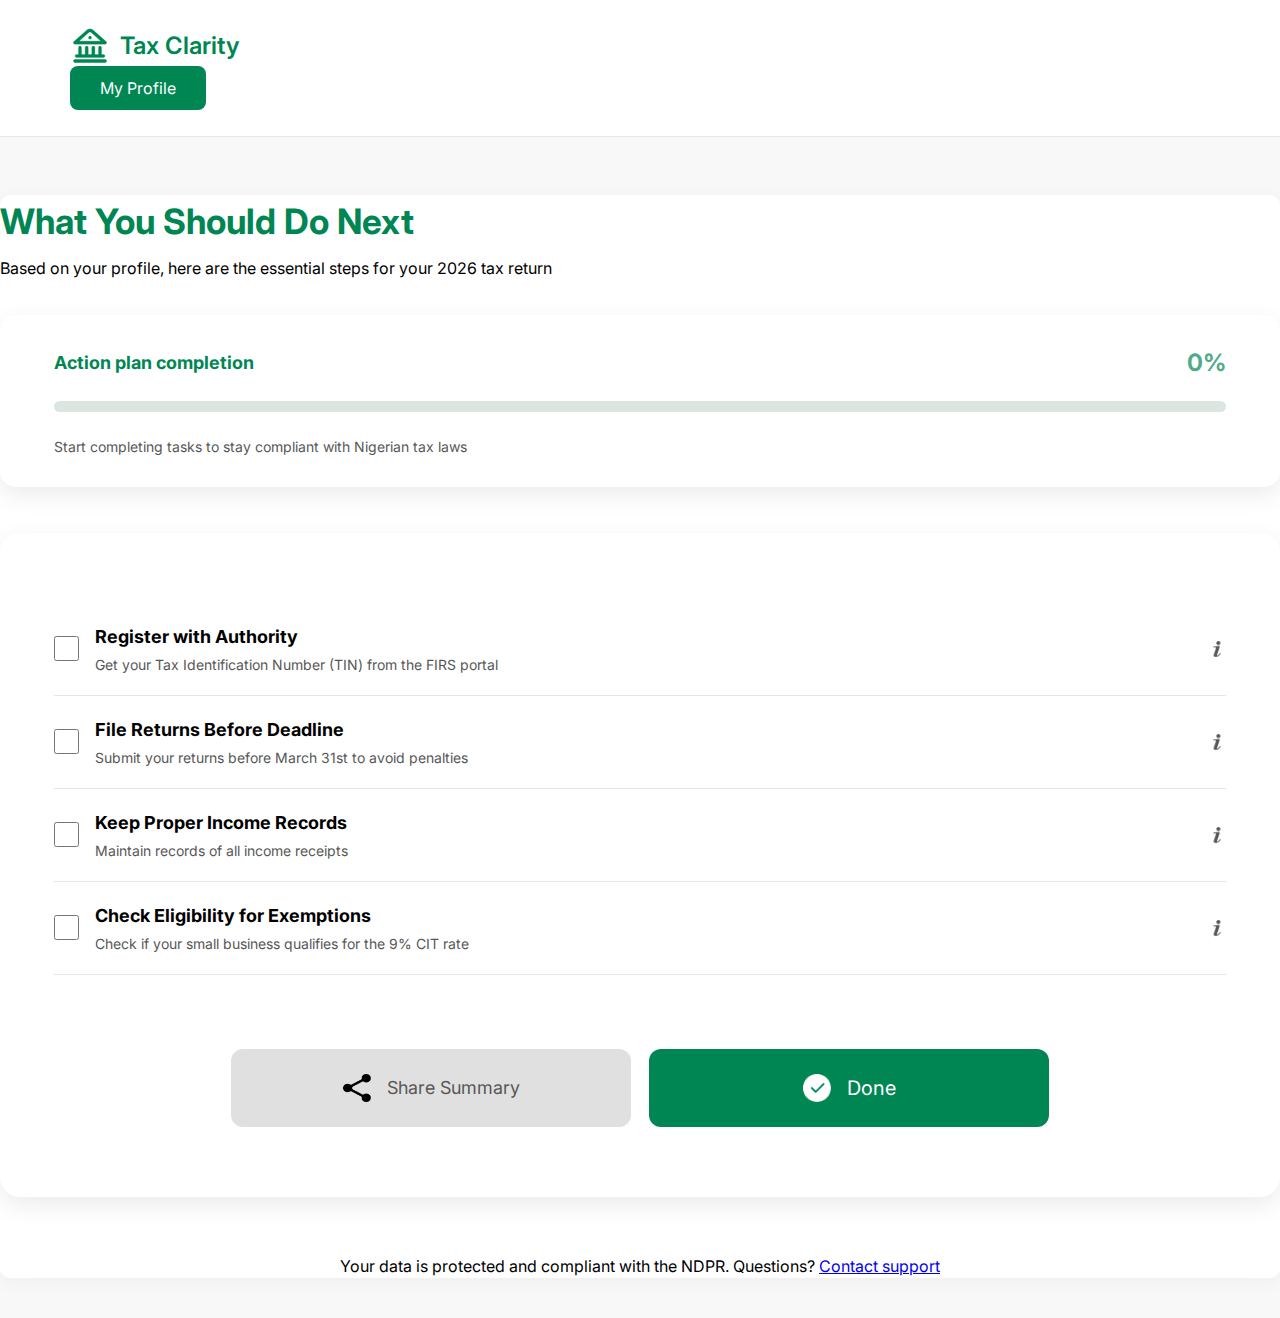
<file: step6.html>
<!DOCTYPE html>
<html lang="en">
  <head>
    <link rel="preconnect" href="https://fonts.googleapis.com" />
    <link rel="preconnect" href="https://fonts.gstatic.com" crossorigin />
    <meta charset="UTF-8" />
    <meta name="viewport" content="width=device-width, initial-scale=1.0" />
    <title>Tax Clarity | What you should do next </title>
    <link
      href="https://fonts.googleapis.com/css2?family=Bitter:ital,wght@0,100..900;1,100..900&family=Crimson+Text:ital,wght@0,400;0,600;0,700;1,400;1,600;1,700&family=Inter:ital,opsz,wght@0,14..32,100..900;1,14..32,100..900&display=swap"
      rel="stylesheet"
    />
    <link
      rel="apple-touch-icon"
      sizes="180x180"
      href="./favicon_io/apple-touch-icon.png"
    />
    <link
      rel="icon"
      type="image/png"
      sizes="32x32"
      href="./favicon_io/favicon-32x32.png"
    />
    <link
      rel="icon"
      type="image/png"
      sizes="16x16"
      href="./favicon_io/favicon-16x16.png"
    />
    <link rel="manifest" href="./favicon_io/site.webmanifest" />
    <!-- Styles -->
    <link rel="stylesheet" href="css/base.css" />
    <link rel="stylesheet" href="css/components.css" />
    <link rel="stylesheet" href="css/step6.css" />
  </head>

  <body>
    <header class="header">
                <div class="head-wrapper">
      <div class="logo">
        <img src="./assets/logo.png" alt="logo" />
        <p>Tax Clarity</p>
      </div>

      <button class="profile-btn">My Profile</button>
      </div>
    </header>

    <main class="container">
      <h2>What You Should Do Next</h2>
      <p>
        Based on your profile, here are the essential steps for your 2026 tax
        return
      </p>

      <section class="action-plan">
        <div class="action-number">
          <p>Action plan completion</p>
          <p>0%</p>
        </div>

        <div class="progress-container">
          <div class="progress-0"></div>
        </div>

        <p class="action-info">
          Start completing tasks to stay compliant with Nigerian tax laws
        </p>
      </section>

      <section class="check-boxes">
        <div class="checklist">
          <div class="check-item">
            <input type="checkbox" />
            <div class="check-text">
              <h4>Register with Authority</h4>
              <p>
                Get your Tax Identification Number (TIN) from the FIRS portal
              </p>
            </div>
            <img
              src="./assets/gray-info.png"
              width="18px"
              height="18px"
              alt="info icon"
            />
          </div>

          <div class="check-item">
            <input type="checkbox" />
            <div class="check-text">
              <h4>File Returns Before Deadline</h4>
              <p>Submit your returns before March 31st to avoid penalties</p>
            </div>
            <img
              src="./assets/gray-info.png"
              width="18px"
              height="18px"
              alt="info icon"
            />
          </div>

          <div class="check-item">
            <input type="checkbox" />
            <div class="check-text">
              <h4>Keep Proper Income Records</h4>
              <p>Maintain records of all income receipts</p>
            </div>
            <img
              src="./assets/gray-info.png"
              width="18px"
              height="18px"
              alt="info icon"
            />
          </div>

          <div class="check-item">
            <input type="checkbox" />
            <div class="check-text">
              <h4>Check Eligibility for Exemptions</h4>
              <p>Check if your small business qualifies for the 9% CIT rate</p>
            </div>
            <img
              src="./assets/gray-info.png"
              width="18px"
              height="18px"
              alt="info icon"
            />
          </div>
          <div class="action-buttons">
            <button>
              <img src="./assets/share-icon.png" alt="share icon" />
              <p>Share Summary</p>
            </button>
            <button id="step-six">
              <img src="./assets/white-bg-check.png" alt="share icon" />
              <p>Done</p>
            </button>
          </div>
        </div>
      </section>

      <footer>
        <div class="help">
          <span
            >Your data is protected and compliant with the NDPR.
            Questions?</span
          >
          <a class="chat-help" href="#">Contact support</a>
        </div>
      </footer>
    </main>
    <script src="./js/app.js"></script>
  </body>
</html>
</file>
<file: css/base.css>
/* =========================
   Root Variables
========================= */
:root {
  --primary: #008653;
  --primary-foreground: #EAF6ED;
  --button-secondary: #E0E0E0;
  --text-dark: #000000;
  --text-muted: #575757;
  --text-accent: #2C2C2C;
  --border: #e5e7eb;
  --bg: #F8F8F8;
  --bg-light: #F0F4F2;
  --bg-pending: #f9f9f9;
}

/* =========================
   Global Styles
========================= */
* {
  box-sizing: border-box;
  margin: 0;
  padding: 0;
  font-family: "Inter", system-ui, sans-serif;
}

body {
  background: var(--bg);
  color: var(--text-dark);
  line-height: 1.5;
}

/* =========================
   Header
========================= */
.header {
  display: flex;
  justify-content: space-between;
  align-items: center;
  padding: 26px 70px;
  background: #ffffff;
  border-bottom: 1px solid var(--border);
}

.logo {
  display: flex;
  align-items: center;
  gap: 10px;
  font-size: 24px;
  font-weight: 600;
  color: var(--primary);
  cursor: pointer;
}

.logo img{
    width: 40px;
    height: 40px;
    cursor: pointer;
}

.profile-btn {
  background: var(--primary);
  color: #ffffff;
  border: none;
  padding: 12px 30px;
  border-radius: 8px;
  border: none;
  font-size: 16px;
  cursor: pointer;
}

.profile-btn:hover {
  opacity: 0.9;
}

/* =========================
   Main Container
========================= */
.container {
  max-width: 846px;
  margin: 40px auto;
  padding: 32px;
  border-radius: 10px;
}

/* =========================
   Step & Progress
========================= */
.step-desc {
    display: flex;
    justify-content: space-between;
    align-items: center;
    margin-bottom: 35px;
}

.step-desc p:first-child {
    color: #2C2C2C;
    font-size: 20px;
    font-weight: bold;
}

.step-desc p:nth-child(2) {
    color:#575757;
    font-size: 20px;
    font-weight: bold;
}

.progress-container {
    width: 100%;
    background-color: #DCE5DF;
    border-radius: 64px;
    height: 11px;
    margin-bottom: 24px;
}

.progress-green {
    width: 257px;
    height: 11px;
    background-color: var(--primary);
    border-radius: 64px;
}

.step-type {
    color: var(--text-accent);
    font-size: 16px;
}

/* =========================
   Title & Subtitle
========================= */

.question-centered{
  text-align: center;
  margin-top: 50px;
}

h2 {
  font-size: 26px;
  margin-bottom: 8px;
}

.subtitle {
  font-size: 14px;
  color: var(--text-accent);
}

/* =========================
   Options
========================= */
.select-options{
  margin-top: 48px;
}

.option {
  display: flex;
  gap: 14px;
  padding: 30px;
  background-color: white;
  border: 1px solid var(--border);
  border-radius: 16px;
  cursor: pointer;
  margin-bottom: 14px;
  transition: border 0.5s ease, background-color 0.2s ease;
}

.option:hover {
  border-color: var(--primary);
}

.option.selected {
  background: var(--primary-foreground);
  border-color: var(--primary);
}

.selected {
  background: var(--primary-foreground) !important;
  border-color: var(--primary) !important;
}

/* Radio */
.radio {
  width: 18px;
  height: 18px;
  border: 2px solid #9ca3af;
  border-radius: 50%;
  position: relative;
  margin-top: 3px;
}

.option.selected .radio {
  border-color: var(--primary);
}

.option.selected .radio::after {
  content: "";
  width: 8px;
  height: 8px;
  background: var(--primary);
  border-radius: 50%;
  position: absolute;
  top: 50%;
  left: 50%;
  transform: translate(-50%, -50%);
}

/* Option Text */
.option-title {
  font-size: 15px;
  font-weight: 600;
  margin-bottom: 4px;
}

.option-desc {
  font-size: 13px;
  font-weight: bold;
  color: var(--text-muted);
}

/* =========================
   Helper Text
========================= */
.helper {
  font-size: 12px;
  color: var(--text-muted);
  margin-top: 24px;
  display: flex;
  gap: 6px;
}

.helper img {
  width: 20px;
  height: 21px;
}

.last-section {
    margin-top: 80px;
}

.last-section img {
    width: 24px;
    height: 24px;
}

.last-section a {
    color: #575757;
    font-size: 14px;
}

.help {
    display: flex;
    align-items: center;
    gap: 4px;
    margin-top: 18px;
    justify-content: center;
}

/* =========================
   Responsive
========================= */
@media (max-width: 600px) {
  .container {
    margin: 20px;
    padding: 24px;
  }

  .header {
    padding: 16px;
  }

  h2 {
    font-size: 20px;
  }
}
</file>
<file: css/components.css>
/* =========================
   Page Container
========================= */
.container {
  max-width: 720px;
  margin: 40px auto;
  background: #ffffff;
  padding: 32px;
  border-radius: 10px;
  box-shadow: 0 4px 20px rgba(0, 0, 0, 0.04);
}

/* =========================
   Step & Progress
========================= */
.step {
  font-size: 14px;
  color: #6b7280;
  margin-bottom: 6px;
}

.progress-wrapper {
  display: flex;
  align-items: center;
  gap: 12px;
  margin-bottom: 24px;
}

.progress-bar {
  flex: 1;
  height: 6px;
  background: #e5e7eb;
  border-radius: 999px;
  overflow: hidden;
}

.progress {
  width: 60%;
  height: 100%;
  background: #0f9d6a;
}

.progress-text {
  font-size: 13px;
  color: #6b7280;
}

/* =========================
   Titles
========================= */
h2 {
  font-size: 22px;
  margin-bottom: 8px;
}

.subtitle {
  font-size: 14px;
  color: #6b7280;
  margin-bottom: 24px;
}

/* =========================
   Options
========================= */
.option {
  width: 100%;             /* full width */
  display: flex;
  align-items: flex-start; /* align radio + text properly */
}



.option:hover {
  border-color: #0f9d6a;
}

.option.selected {
  background: #e6f6ef;
  border-color: #0f9d6a;
}

/* Radio Button */
.radio {
  width: 18px;
  height: 18px;
  border: 2px solid #9ca3af;
  border-radius: 50%;
  margin-top: 3px;
  position: relative;
}

.option.selected .radio {
  border-color: #0f9d6a;
}

.option.selected .radio::after {
  content: "";
  width: 8px;
  height: 8px;
  background: #0f9d6a;
  border-radius: 50%;
  position: absolute;
  top: 50%;
  left: 50%;
  transform: translate(-50%, -50%);
}

/* =========================
   Option Text
========================= */
.option-title {
  font-size: 15px;
  font-weight: 600;
  margin-bottom: 4px;
}

.option-desc {
  font-size: 13px;
  color: #6b7280;
}

/* =========================
   Helper Text
========================= */
.helper {
  font-size: 12px;
  color: #6b7280;
  margin-top: 16px;
}

/* =========================
   Responsive
========================= */
@media (max-width: 600px) {
  .container {
    margin: 20px;
    padding: 24px;
  }

  h2 {
    font-size: 20px;
  }
}
</file>
<file: css/layout.css>
.action-btns {
  margin-top: 64px;
}

.cards {
    border: 1px solid #E0E0E0;
    border-radius: 16px;
    background-color: white;
    width: 100%;
    padding: 36px;
    cursor: pointer;
    transition: border 0.5s ease;
}

.cards:hover {
  border: 1px solid var(--primary)
}

.cards-section{
  margin-top: 48px;
}

.cards-section img {
    width: 50px;
    height: 51px;
    margin-bottom: 24px;
}

.cards-section h2 {
    color: black;
    font-size: 19px;
    font-weight: bold;
    margin-bottom: 8px;
}

.cards-section p {
    color: #575757;
    font-size: 16px;
}

.card-wrapper {
    display: flex;
    gap: 20px;
}

.last-cards-section {
    margin-top: 20px;
}
</file>
<file: css/index.css>
:root {
  --green: #0f9d6a;
  --green-light: #e6f6ef;
  --text-dark: #1f2937;
  --text-muted: #6b7280;
  --border: #e5e7eb;
  --bg: #f9fafb;
}

* {
  box-sizing: border-box;
  margin: 0;
  padding: 0;
  font-family: Inter, system-ui, sans-serif;
}

body {
  background: var(--bg);
  color: var(--text-dark);
}

/* =========================
   Header
========================= */
.header {
  background: #ffffff;
  border-bottom: 1px solid var(--border);
  padding: 16px 32px;
  display: flex;
  justify-content: space-between;
  align-items: center;
}

.logo {
  font-weight: 600;
  color: var(--green);
}

.profile-btn {
  background: var(--green);
  color: #ffffff;
  border: none;
  padding: 8px 14px;
  border-radius: 6px;
  cursor: pointer;
}

.profile-btn:hover {
  opacity: 0.9;
}
</file>
<file: css/index2.css>
/* =========================
   Page Layout
========================= */
main {
  display: flex;
  justify-content: center;
  align-items: flex-start;
  min-height: calc(100vh - 140px);
}

/* Content wrapper (optional but clean) */
.page {
  width: 100%;
  display: flex;
  justify-content: center;
}

/* =========================
   Footer Layout
========================= */
.footer {
  display: flex;
  justify-content: center;
  gap: 20px;
  padding: 20px 16px;
  font-size: 12px;
  color: var(--text-muted);
}

.footer a {
  color: var(--text-muted);
  text-decoration: none;
}

/* =========================
   Responsive
========================= */
@media (max-width: 600px) {
  main {
    min-height: calc(100vh - 120px);
  }

  .footer {
    flex-wrap: wrap;
    gap: 12px;
    text-align: center;
  }
}
</file>
<file: css/index3.css>
/* =========================
   Card Container
========================= */
.card {
  max-width: 420px;
  width: 100%;
  margin: 60px 20px;
  padding: 32px;
  background: #ffffff;
  border-radius: 12px;
  text-align: center;
  box-shadow: 0 4px 24px rgba(0, 0, 0, 0.05);
}

/* =========================
   Loader / Spinner
========================= */
.spinner {
  width: 64px;
  height: 64px;
  margin: 0 auto 16px;
  border-radius: 50%;
  border: 6px solid var(--border);
  border-top-color: var(--green);
  animation: spin 1s linear infinite;
}

@keyframes spin {
  to {
    transform: rotate(360deg);
  }
}

/* =========================
   Title & Subtitle
========================= */
.card h2 {
  font-size: 20px;
  line-height: 1.3;
  margin-bottom: 6px;
}

.subtitle {
  font-size: 14px;
  color: var(--text-muted);
  margin-bottom: 16px;
}

/* =========================
   Progress
========================= */
.progress-wrapper {
  display: flex;
  align-items: center;
  gap: 10px;
  margin-bottom: 12px;
}

.progress-bar {
  flex: 1;
  height: 6px;
  background: var(--border);
  border-radius: 999px;
  overflow: hidden;
}

.progress {
  width: 60%;
  height: 100%;
  background: var(--green);
}

.progress-text {
  font-size: 13px;
  color: var(--text-muted);
}

/* =========================
   Description
========================= */
.note {
  font-size: 13px;
  color: var(--text-muted);
  margin-bottom: 20px;
}

/* =========================
   Steps
========================= */
.steps {
  display: flex;
  flex-direction: column;
  gap: 10px;
  margin-bottom: 16px;
}

.step {
  display: flex;
  align-items: center;
  gap: 10px;
  padding: 10px 12px;
  border-radius: 6px;
  font-size: 13px;
}

.step.done {
  background: var(--green-light);
  color: var(--green);
}

.step.pending {
  background: #f3f4f6;
  color: var(--text-muted);
}

.icon {
  width: 16px;
  height: 16px;
  border-radius: 50%;
  border: 2px solid currentColor;
  display: flex;
  align-items: center;
  justify-content: center;
  font-size: 10px;
  flex-shrink: 0;
}

/* =========================
   Helper Text
========================= */
.small-note {
  font-size: 12px;
  color: var(--text-muted);
}

/* =========================
   Mobile
========================= */
@media (max-width: 480px) {
  .card {
    padding: 24px;
  }
}
</file>
<file: css/result.css>
.container {
    width: 100%;
    max-width: 1153px;
    margin: auto;
    display: flex;
    flex-direction: column;
    align-items: center;
    min-height: 100vh;
    margin-top: 60px;
}

.success-icon-wrapper {
    border-radius: 50%;
    background-color: #1DB9541F;
    width: 156px;
    height: 156px;
    display: flex;
    justify-content: center;
    align-items: center;
}

.info {
    text-align: center;
    margin-top: 45px;
    width: 100%;
    max-width: 732px;
}

.info h2 {
    font-size: 35px;
    color: var(--primary);
    font-weight: bold;
}

.info p {
    margin-top: 20px;
    color: var(--text-muted);
    font-size: 18px;
}

.assessment {
    box-shadow: 0px 8px 24px 0px #00000014;
    background-color: white;
    padding: 31px 67px;
    border-radius: 16px;
    margin-top: 44px;
}

.assessment div {
    display: flex;
    align-items: center;
    gap: 24px;
    margin-bottom: 16px;

}

.assessment p {
    font-size: 18px;
    color: var(--text-muted);
}

.assessment h4 {
    font-size: 20px;
    text-transform: uppercase;
    color: var(--primary);
}

.action-buttons {
    margin: auto;
    margin-top: 54px;
    margin-bottom: 70px;
    max-width: 846px;
    width: 100%;
    display: flex;
    justify-content: center;
    align-items: center;
    gap: 18px;
}

.action-buttons button {
    display: flex;
    align-items: center;
    justify-content: center;
    gap: 16px;
    width: 100%;
    max-width: 340px;
    padding: 25px 0;
    border-radius: 12px;
    border: none;
    color: white;
    cursor: pointer;
    font-size: 20px;
    background-color: var(--primary);
    transition: all 0.4s ease;
}

.action-buttons button:first-child {
    background-color: transparent;
    border: 2px solid var(--primary);
    color: var(--primary);
    font-size: 18px;
}

.action-buttons button:first-child:hover {
    background-color: #ececec;
}

.action-buttons button:hover {
      background-color: #01784a;

}

.action-buttons img {
    width: 28px;
    height: 28px;
}

.meta-info {
    margin-top: 120px;
}

.meta-info p {
    text-align: center;
    font-size: 14px;
    color: var(--text-muted);
    padding: 5px;
}
</file>
<file: css/step4.css>
/* =========================
   Title & Subtitle
========================= */
.card h2 {
  font-size: 20px;
  line-height: 1.3;
  margin-bottom: 6px;
}

.subtitle {
  text-align: left;
  font-size: 20px;
  font-weight: bold;
  color: var(--text-accent);
}

/* =========================
   Progress
========================= */
.progress-wrapper {
  display: flex;
  align-items: center;
  gap: 10px;
  margin-bottom: 12px;
}

.container {
  margin-top: 58px;
  border: 1px solid #E0E0E0;
  padding: 0;
}

/* .progress-bar {
  flex: 1;
  height: 6px;
  background: var(--border);
  border-radius: 999px;
  overflow: hidden;
} */

.progress {
  width: 60%;
  height: 100%;
  background: var(--green);
}

.progress-container {
  margin: 0;
}

.progress-text {
  font-size: 18px;
  font-weight: bold;
  color: var(--text-muted);
}

/* =========================
   Description
========================= */
.note {
  margin-top: 28px;
  text-align: center;
  font-size: 15px;
  color: var(--text-muted);
  margin-bottom: 20px;
}

/* =========================
   Steps
========================= */
.steps {
  margin-top: 78px;
  display: flex;
  flex-direction: column;
  gap: 10px;
  margin-bottom: 88px;
}

.step {
  display: flex;
  align-items: center;
  gap: 14px;
  padding: 32px 42px;
  border-radius: 16px;
  font-size: 18px;
}

.step.done {
  background: var(--bg-light);
  /* color: var(--primary); */
}

.step.pending {
  background: var(--bg-pending);
  color: var(--text-muted);
}

.icon {
  width: 16px;
  height: 16px;
  border-radius: 50%;
  border: 2px solid currentColor;
  display: flex;
  align-items: center;
  justify-content: center;
  font-size: 10px;
  flex-shrink: 0;
}

.hide {
    display: none;
}

/* =========================
   Helper Text
========================= */
.small-note {
  font-size: 14px;
  color: var(--text-muted);
}

.footer-links {
  max-width: 844px;
  display: flex;
  justify-content: space-evenly;
  gap: 20px;
  padding: 20px 16px;
  font-size: 12px;
  color: var(--text-muted);
  margin-bottom: 25px;
}


.footer {
  max-width: 844px;
  margin: auto;
  margin-bottom: 50px;
}

.footer a {
  color: #739479;
  font-size: 16px;
  text-decoration: none;
}

.footer p {
  text-align: center;
  font-size: 14px;
  color: var(--text-muted)
}

.flex-result {
  margin-top: 44px;
  display: flex;
  margin-bottom: 22px;
  align-items: center;
  justify-content: space-between;
}

/* =========================
   Responsive
========================= */
@media (max-width: 600px) {
  main {
    min-height: calc(100vh - 120px);
  }

  .footer {
    flex-wrap: wrap;
    gap: 12px;
    text-align: center;
  }
}


@media (max-width: 480px) {
  .card {
    padding: 24px;
  }
}
</file>
<file: css/step5.css>
.container {
  max-width: 1311px;
  margin-top: 58px;
  padding: 0;
}

.container > h2:first-child {
    color: var(--primary);
    font-size: 35px;
}

.yellow-bg {
  display: flex;
  justify-content: center;
  align-items: center;
  /* place-items: center center; */
  background-color: #fac71e;
  width: 90px;
  height: 90px;
  border-radius: 50%;
}

.yellow-bg img {
  width: 50px;
  height: 50px;
}

.more-info {
  display: flex;
  align-items: center;
  justify-content: space-between;
  padding: 55px 62px;
}

.summary-header {
  display: flex;
  align-items: center;
  gap: 37px;
  padding: 55px 62px;
  background-color: #e4efeb;

  border-top-left-radius: 22px;
  border-top-right-radius: 22px;
}

.more-info h4 {
  font-size: 14px;
  color: var(--text-muted);
  text-transform: uppercase;
}

.more-info p {
  font-size: 16px;
  color: rgba(0, 0, 0, 0.81);
  margin-top: 16px;
}

.header-card {
  margin-top: 48px;
  box-shadow: 0px 8px 24px 0px #00000014;
}

.details-section {
  margin-top: 40px;
  display: flex;
  justify-content: center;
  align-items: center;
  gap: 30px;
}

.left-container,
.right-container {
  box-shadow: 0px 8px 24px 0px #00000014;
  background-color: white;
  align-content: stretch;
  padding: 34px 44px;
  border-radius: 16px;
  height: 680px;
}

.left-container div,
.right-container div {
  display: flex;
  align-items: start;
  gap: 33px;
  margin-top: 56px;
}

.gray-wrapper {
  width: 36px;
  height: 30px;
  display: flex;
  justify-content: center;
  align-items: center;
  background-color: #d9d9d978;
  border-radius: 9999px;
}

.gray-wrapper img {
  width: 18px;
  height: 18px;
}

.left-container .heading,
.right-container .heading {
  display: flex;
  align-items: center;
  gap: 23px;
  margin-top: 0;
  font-size: 20px;
}

.left-container p,
.right-container p {
  color: var(--text-muted);
  font-size: 16px;
}


.action-section {
    margin: auto;
    margin-top: 75px;
    max-width: 846px;
}

.help {
    margin-top: 44px;
}

footer {
    text-align: center;
    font-size: 14px;
    border-top: 1px solid #C8C8C8;
    margin-top: 120px;
    padding: 30px;
}

footer a {
    color: var(--text-muted);
    text-decoration: none;
}

footer a:hover {
    color: var(--primary);
    text-decoration: underline;
}
</file>
<file: css/step6.css>
.container {
  max-width: 1311px;
  margin-top: 58px;
  padding: 0;
}

.container > h2:first-child {
    color: var(--primary);
    font-size: 35px;
}

.action-plan {
    margin-top: 35px;
    box-shadow: 0px 8px 24px 0px #00000014;
    padding: 30px 54px;
    background-color: white;
    border-radius: 16px;

}

.action-number {
    display: flex;
    justify-content: space-between;
    align-items: center;
    margin-bottom: 20px;
}

.action-number p:first-child {
    color: var(--primary);
    font-weight: bold;
    font-size: 18px;
}

.action-number p {
    color: #008653B2;
    font-size: 24px;
    font-weight: bold;
}

.action-info {
    margin-top: 16px;
    color: var(--text-muted);
    font-size: 14px;
}

.check-boxes {
    box-shadow: 0px 8px 24px 0px #00000014;
    padding: 70px 54px;
    margin-top: 46px;
    border-radius: 20px;
    background-color: white;
}

.check-item {
  display: grid;
  grid-template-columns: auto 1fr auto;
  align-items: center;
  gap: 16px;
  padding: 20px 0;
  border-bottom: 1px solid #e5e5e5;
}

.check-item input[type="checkbox"] {
  width: 25px;
  height: 25px;
  accent-color: var(--primary);
  cursor: pointer;
}

.check-text h4 {
  margin: 0;
  font-size: 18px;
  font-weight: bold;
  color: var(--text-dark);
}

.check-text p {
  margin: 4px 0 0;
  font-size: 14px;
  color: var(--text-muted);
  font-weight: 400;
}

.info {
  width: 18px;
  height: 18px;
  border-radius: 50%;
  border: 1px solid #999;
  color: #666;
  font-size: 12px;
  font-weight: 600;
  display: flex;
  align-items: center;
  justify-content: center;
  cursor: pointer;
}

.action-buttons {
    margin: auto;
    margin-top: 74px;
    max-width: 846px;
    width: 100%;
    display: flex;
    justify-content: center;
    align-items: center;
    gap: 18px;
}

.action-buttons button {
    display: flex;
    align-items: center;
    justify-content: center;
    gap: 16px;
    width: 100%;
    max-width: 400px;
    padding: 25px 0;
    border-radius: 12px;
    border: none;
    color: white;
    cursor: pointer;
    font-size: 20px;
    background-color: var(--primary);
    transition: all 0.4s ease;
}

.action-buttons button:first-child:hover {
    background-color: #d3d3d3;
}

.action-buttons button:hover {
      background-color: #01784a;

}

.action-buttons button:first-child {
    background-color: #E0E0E0;
    color: var(--text-muted);
    font-size: 18px;
}

.action-buttons img {
    width: 28px;
    height: 28px;
}

footer {
    margin-top: 57px;
}
</file>
